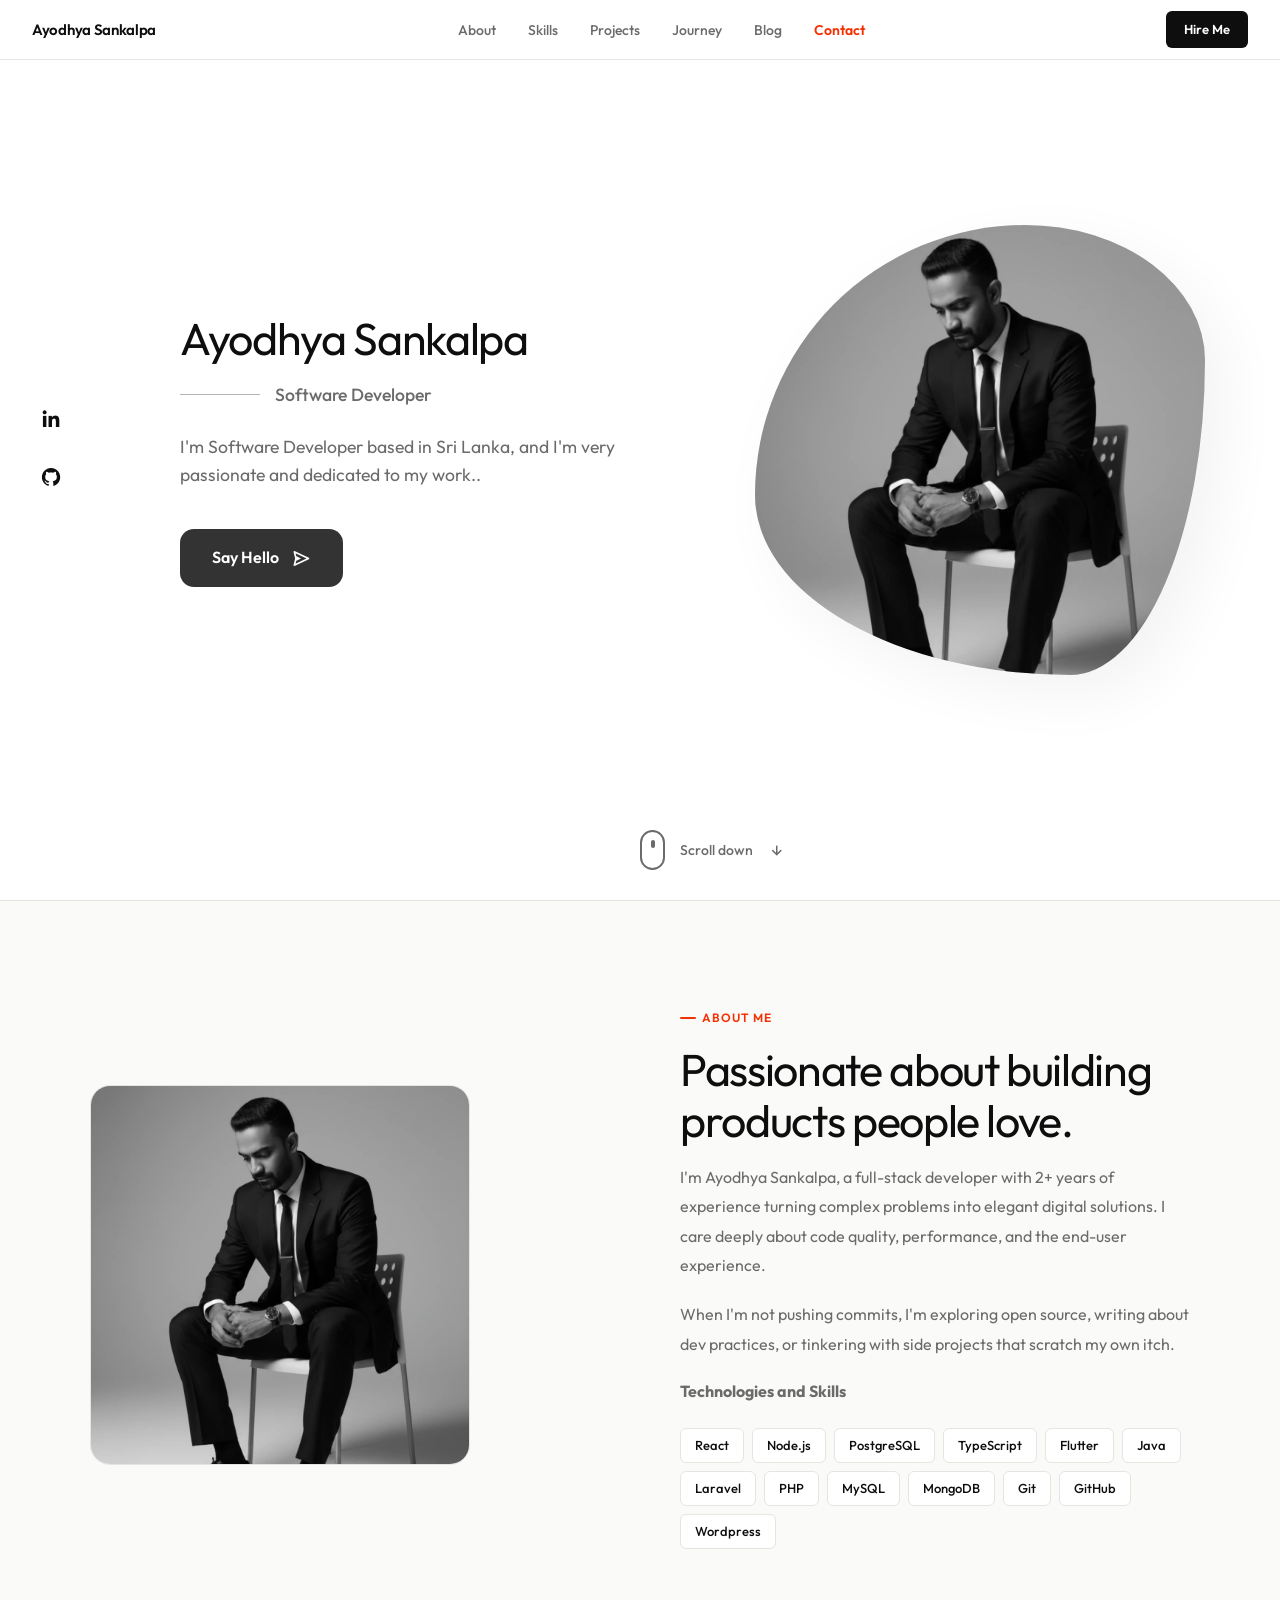
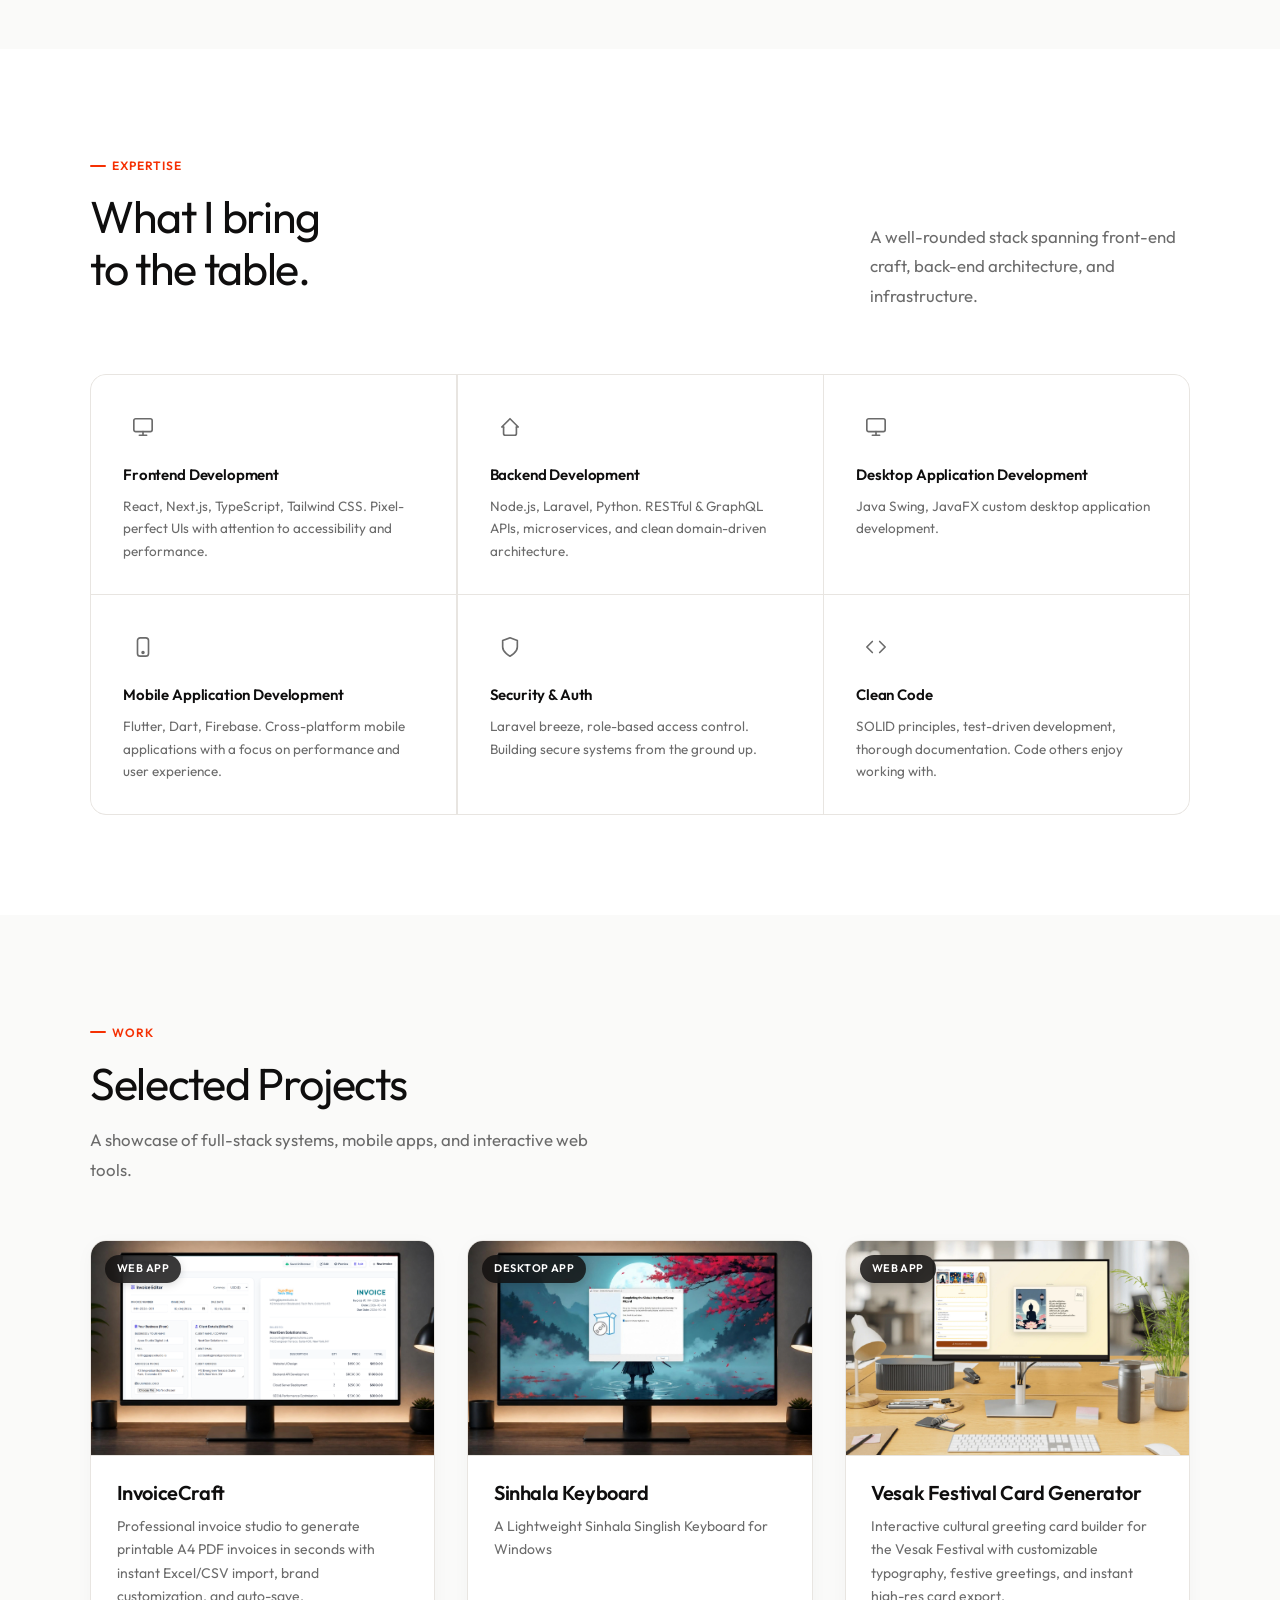
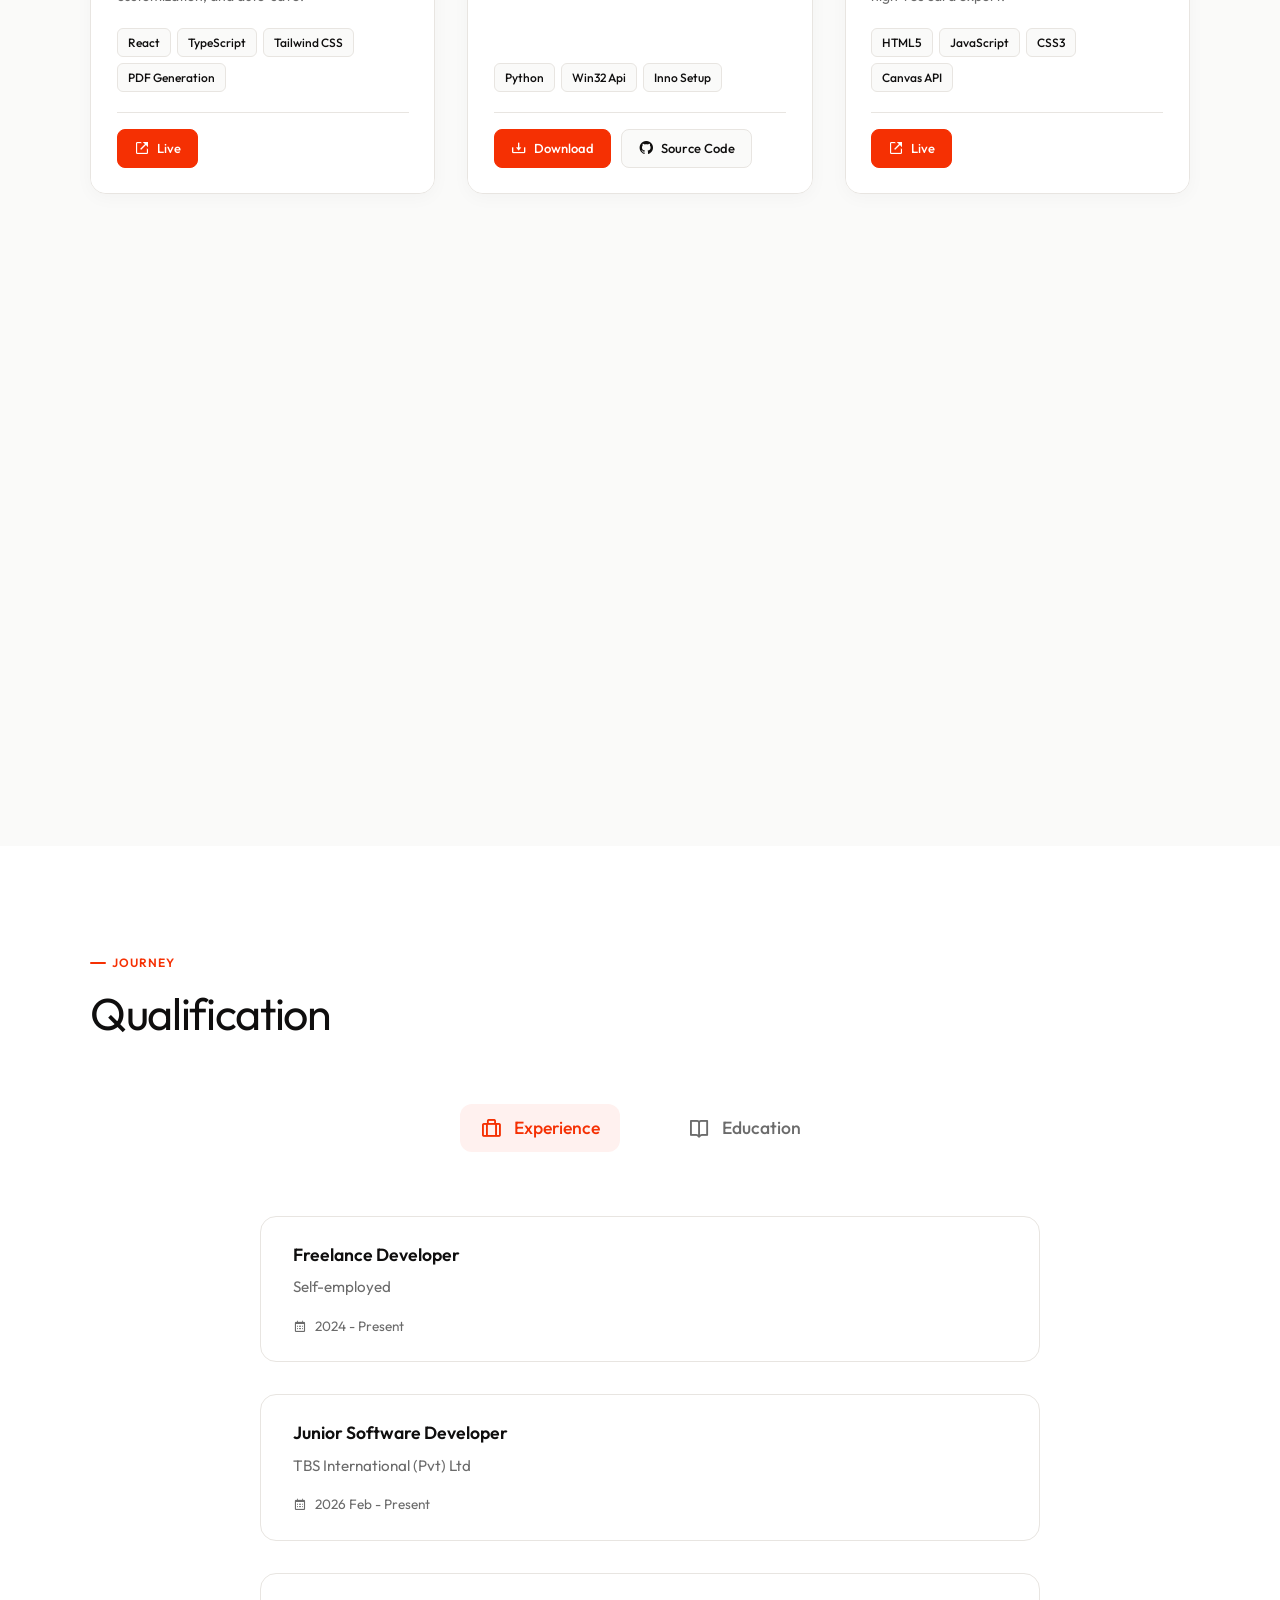
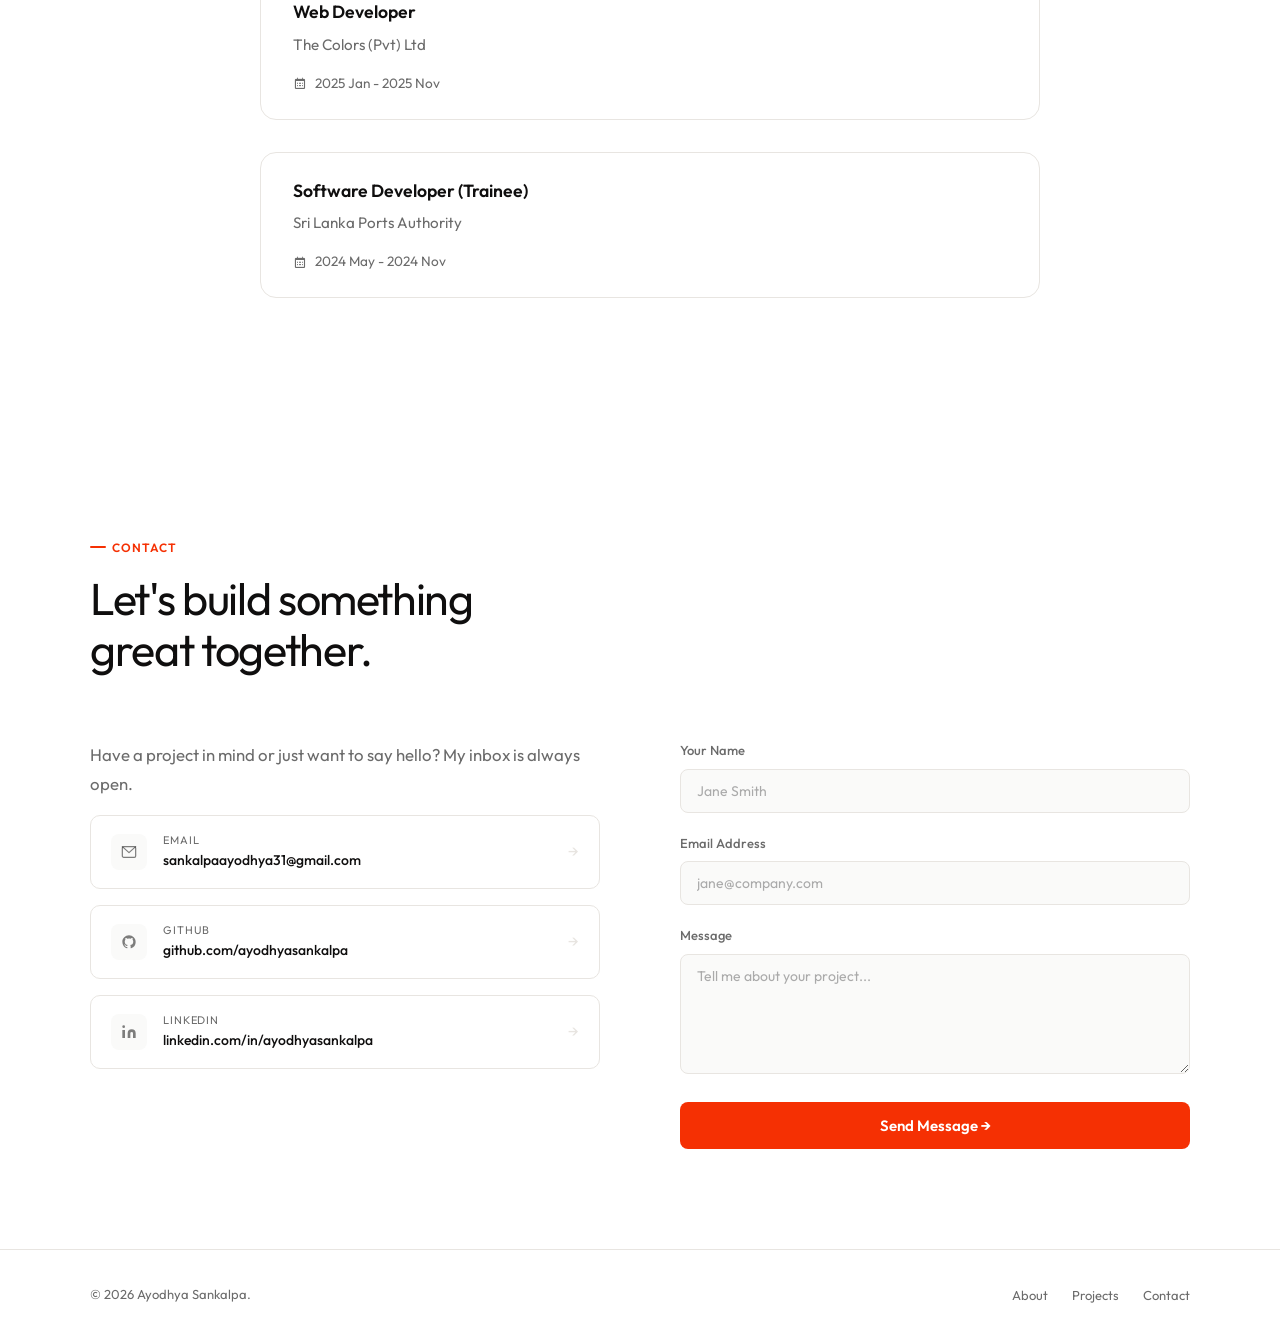
<file: index.html>
<!DOCTYPE html>
<html lang="en">
<head>
<meta charset="UTF-8" />
<meta name="viewport" content="width=device-width, initial-scale=1.0"/>
<title>Ayodhya Sankalpa | Software Developer & Laravel Expert in Sri Lanka</title>

<link rel="canonical" href="https://ayodhyasankalpa.github.io/">

<meta name="description" content="Ayodhya Sankalpa is a professional Software Developer in Sri Lanka. Specializing in Laravel, PHP, WordPress,  Web development and mobile development and ERP systems.">
<meta name="author" content="Ayodhya Sankalpa">
<meta name="geo.region" content="LK" />
<meta name="geo.placename" content="Colombo" />

<meta property="og:type" content="website">
<meta property="og:url" content="https://ayodhyasankalpa.github.io/"> <meta property="og:title" content="Ayodhya Sankalpa | Software Developer">
<meta property="og:description" content="Expert in Laravel, PHP, and custom Management Systems. See my latest projects and technical blogs.">
<meta property="twitter:title" content="Ayodhya Sankalpa | Software Developer">
<meta property="twitter:description" content="Software Developer specializing in Laravel & Web Technologies in Sri Lanka.">

<link href="https://fonts.googleapis.com/css2?family=Outfit:wght@300;400;500;600;700&display=swap" rel="stylesheet"/>
<link href='https://unpkg.com/boxicons@2.1.4/css/boxicons.min.css' rel='stylesheet'>

<link rel="icon" type="image/x-icon" href="favicon.ico">

<link rel="stylesheet" href="css/style.css">
<link rel="stylesheet" href="css/device.css">


<script type="application/ld+json">
{
  "@context": "https://schema.org",
  "@graph": [
    {
      "@type": "WebSite",
      "name": "Ayodhya Sankalpa",
      "alternateName": "Ayodhya Sankalpa Portfolio",
      "url": "https://ayodhyasankalpa.github.io/"
    },
    {
      "@type": "Person",
      "name": "Ayodhya Sankalpa",
      "jobTitle": "Software Developer",
      "url": "https://ayodhyasankalpa.github.io/",
      "sameAs": [
        "https://www.linkedin.com/in/ayodhya-sankalpa",
        "https://github.com/AyodhyaSankalpa"
      ],
      "knowsAbout": [
        "Laravel",
        "PHP",
        "ERP Systems",
        "Web Development",
        "Java",
        "React"
      ],
      "address": {
        "@type": "PostalAddress",
        "addressLocality": "Colombo",
        "addressCountry": "LK"
      }
    }
  ]
}
</script>

</head>
<body>

<nav>
  <a href="https://ayodhyasankalpa.github.io/" class="nav-logo">
    <!-- <span class="nav-logo-dot"></span> -->
    Ayodhya Sankalpa
  </a>
  <ul class="nav-links">
    <li><a href="#about">About</a></li>
    <li><a href="#skills">Skills</a></li>
    <li><a href="#projects">Projects</a></li>
    <li><a href="#qualification">Journey</a></li>
    <li><a href="blog.html">Blog</a></li>
    <li><a href="#contact">Contact</a></li>
  </ul>
  <a href="#contact" class="nav-cta">Hire Me</a>
</nav>

<section class="hero-new">
  <div class="hero-container">
    <div class="hero-socials">
      <!-- <a href="https://www.facebook.com/" target="_blank"><i class='bx bxl-facebook'></i></a> -->
      <a href="https://lk.linkedin.com/in/ayodhya-sankalpa" target="_blank"><i class='bx bxl-linkedin'></i></a>
      <a href="https://github.com/AyodhyaSankalpa" target="_blank"><i class='bx bxl-github'></i></a>
    </div>

    <div class="hero-content">
      <div class="hero-text">
        <h2 class="fade-up">Ayodhya Sankalpa </h2>
        <div class="hero-subtitle-wrap fade-up">
          <span class="line"></span>
          <span class="hero-subtitle">Software Developer</span>
        </div>
        <p class="hero-description fade-up">I'm Software Developer based in Sri Lanka, and I'm very passionate and dedicated to my work..</p>
        <div class="hero-actions-new fade-up">
          <a href="#contact" class="btn-say-hello">
            Say Hello
            <i class='bx bx-send'></i>
          </a>
        </div>
      </div>
    </div>

    <div class="hero-image-box fade-up">
      <div class="blob-mask">
        <img src="img/portrait.webp" alt="Ayodhya Sankalpa" loading="lazy">
      </div>
    </div>

    <div class="scroll-down fade-up">
      <div class="mouse">
        <div class="wheel"></div>
      </div>
      <span class="scroll-text">Scroll down</span>
      <i class='bx bx-down-arrow-alt'></i>
    </div>
  </div>
</section>

<div class="divider"></div>

<section id="about">
  <div class="container">
    <div class="about-grid">
      <div class="about-visual fade-up">
        <div class="about-avatar-wrap">
          <img src="img/portrait.webp" alt="Ayodhya Sankalpa" class="about-avatar-img" loading="lazy">
        </div>
      </div>
      <div class="about-text fade-up">
        <div class="section-tag">About Me</div>
        <h2>Passionate about building products people love.</h2>
        <p>I'm Ayodhya Sankalpa, a full-stack developer with 2+ years of experience turning complex problems into elegant digital solutions. I care deeply about code quality, performance, and the end-user experience.</p>
        <p>When I'm not pushing commits, I'm exploring open source, writing about dev practices, or tinkering with side projects that scratch my own itch.</p>
        <h4 style="color: #6b6b6b;">Technologies and Skills</h4>
        <div class="about-tags">
          <span class="tag">React</span>
          <span class="tag">Node.js</span>
          <span class="tag">PostgreSQL</span>
          <span class="tag">TypeScript</span>
          <span class="tag">Flutter</span>
          <span class="tag">Java</span>
          <span class="tag">Laravel</span>
          <span class="tag">PHP</span>
          <span class="tag">MySQL</span>
          <span class="tag">MongoDB</span>
          <span class="tag">Git</span>
          <span class="tag">GitHub</span>
          <span class="tag">Wordpress</span>
        </div>
        <!-- <a href="#" style="color: #fff; text-decoration: none;"><div class="about-chip">Download CV <i class="bx bx-file"></i></div></a> -->
      </div>
    </div>
  </div>
</section>

<section id="skills">
  <div class="container">
    <div class="skills-header">
      <div>
        <div class="section-tag">Expertise</div>
        <h2>What I bring<br/>to the table.</h2>
      </div>
      <p class="section-desc" style="max-width:320px;">A well-rounded stack spanning front-end craft, back-end architecture, and infrastructure.</p>
    </div>
    <div class="skills-grid">
      <div class="skill-card fade-up">
        <div class="skill-icon">
          <svg width="22" height="22" viewBox="0 0 24 24" fill="none" stroke="currentColor" stroke-width="1.8" stroke-linecap="round" stroke-linejoin="round"><rect x="2" y="3" width="20" height="14" rx="2"/><path d="M8 21h8M12 17v4"/></svg>
        </div>
        <h3>Frontend Development</h3>
        <p>React, Next.js, TypeScript, Tailwind CSS. Pixel-perfect UIs with attention to accessibility and performance.</p>
      </div>
      <div class="skill-card fade-up">
        <div class="skill-icon">
          <svg width="22" height="22" viewBox="0 0 24 24" fill="none" stroke="currentColor" stroke-width="1.8" stroke-linecap="round" stroke-linejoin="round"><path d="M5 12H3l9-9 9 9h-2"/><path d="M5 12v7a2 2 0 002 2h10a2 2 0 002-2v-7"/></svg>
        </div>
        <h3>Backend Development</h3>
        <p>Node.js, Laravel, Python. RESTful & GraphQL APIs, microservices, and clean domain-driven architecture.</p>
      </div>
      <div class="skill-card fade-up">
        <div class="skill-icon">
          <svg width="22" height="22" viewBox="0 0 24 24" fill="none" stroke="currentColor" stroke-width="1.8" stroke-linecap="round" stroke-linejoin="round"><rect x="2" y="3" width="20" height="14" rx="2"/><path d="M8 21h8M12 17v4"/></svg>
        </div>
        <h3>Desktop Application Development</h3>
        <p>Java Swing, JavaFX custom desktop application development.</p>
      </div>
      <div class="skill-card fade-up">
        <div class="skill-icon">
          <svg width="22" height="22" viewBox="0 0 24 24" fill="none" stroke="currentColor" stroke-width="1.8" stroke-linecap="round" stroke-linejoin="round"><rect x="6" y="2" width="12" height="20" rx="3"/><circle cx="12" cy="18" r="1"/></svg>
        </div>
        <h3>Mobile Application Development</h3>
        <p>Flutter, Dart, Firebase. Cross-platform mobile applications with a focus on performance and user experience.</p>
      </div>
      <div class="skill-card fade-up">
        <div class="skill-icon">
          <svg width="22" height="22" viewBox="0 0 24 24" fill="none" stroke="currentColor" stroke-width="1.8" stroke-linecap="round" stroke-linejoin="round"><path d="M12 22s8-4 8-10V5l-8-3-8 3v7c0 6 8 10 8 10z"/></svg>
        </div>
        <h3>Security & Auth</h3>
        <p>Laravel breeze, role-based access control. Building secure systems from the ground up.</p>
      </div>
      <div class="skill-card fade-up">
        <div class="skill-icon">
          <svg width="22" height="22" viewBox="0 0 24 24" fill="none" stroke="currentColor" stroke-width="1.8" stroke-linecap="round" stroke-linejoin="round"><polyline points="16 18 22 12 16 6"/><polyline points="8 6 2 12 8 18"/></svg>
        </div>
        <h3>Clean Code</h3>
        <p>SOLID principles, test-driven development, thorough documentation. Code others enjoy working with.</p>
      </div>
    </div>
  </div>
</section>


<section id="projects">
  <div class="container">
    <div class="projects-header">
      <div>
        <div class="section-tag">Work</div>
        <h2>Selected Projects</h2>
        <p class="section-desc">A showcase of full-stack systems, mobile apps, and interactive web tools.</p>
      </div>
    </div>

    <!-- Projects Grid -->
    <div class="projects-grid">
      <!-- Project 1: InvoiceCraft -->
      <article class="project-card fade-up" data-category="webapp">
        <div class="project-thumb">
          <img src="img/7.webp" alt="InvoiceCraft - Online Invoice Studio" class="project-img" loading="lazy">
          <span class="project-category-badge">Web App</span>
        </div>
        <div class="project-body">
          <h3 class="project-title">InvoiceCraft</h3>
          <p class="project-desc">Professional invoice studio to generate printable A4 PDF invoices in seconds with instant Excel/CSV import, brand customization, and auto-save.</p>
          <div class="project-tech-tags">
            <span class="tech-tag">React</span>
            <span class="tech-tag">TypeScript</span>
            <span class="tech-tag">Tailwind CSS</span>
            <span class="tech-tag">PDF Generation</span>
          </div>
          <div class="project-actions">
            <a href="https://getinvoicecraft.com" target="_blank" rel="noopener noreferrer" class="btn-project-link primary">
              <i class='bx bx-link-external'></i>
              <span>Live</span>
            </a>
          </div>
        </div>
      </article>

      <!-- Project 2: Sinhala Keyboard -->
      <article class="project-card fade-up" data-category="desktop">
        <div class="project-thumb">
          <img src="img/6.webp" alt="Sinhala Singlish Keyboard" class="project-img" loading="lazy">
          <span class="project-category-badge">Desktop App</span>
        </div>
        <div class="project-body">
          <h3 class="project-title">Sinhala Keyboard</h3>
          <p class="project-desc">A Lightweight Sinhala Singlish Keyboard for Windows</p>
          <div class="project-tech-tags">
            <span class="tech-tag">Python</span>
            <span class="tech-tag">Win32 Api</span>
            <span class="tech-tag">Inno Setup</span>
          </div>
          <div class="project-actions">
            <a href="https://github.com/AyodhyaSankalpa/sinhala-keyboard/releases/tag/v1.0.0" target="_blank" rel="noopener noreferrer" class="btn-project-link primary">
              <i class='bx bx-download'></i>
              <span>Download</span>
            </a>
            <a href="https://github.com/AyodhyaSankalpa/sinhala-keyboard" target="_blank" rel="noopener noreferrer" class="btn-project-link">
              <i class='bx bxl-github'></i>
              <span>Source Code</span>
            </a>
          </div>
        </div>
      </article>

      <!-- Project 1: Vesak Card Generator -->
      <article class="project-card fade-up" data-category="webapp">
        <div class="project-thumb">
          <img src="img/5.webp" alt="Vesak Festival Card Generator" class="project-img" loading="lazy">
          <span class="project-category-badge">Web App</span>
        </div>
        <div class="project-body">
          <h3 class="project-title">Vesak Festival Card Generator</h3>
          <p class="project-desc">Interactive cultural greeting card builder for the Vesak Festival with customizable typography, festive greetings, and instant high-res card export.</p>
          <div class="project-tech-tags">
            <span class="tech-tag">HTML5</span>
            <span class="tech-tag">JavaScript</span>
            <span class="tech-tag">CSS3</span>
            <span class="tech-tag">Canvas API</span>
          </div>
          <div class="project-actions">
            <a href="https://vesak-card.netlify.app/" target="_blank" rel="noopener noreferrer" class="btn-project-link primary">
              <i class='bx bx-link-external'></i>
              <span>Live</span>
            </a>            
          </div>
        </div>
      </article>

      <!-- Project 2: POS System -->
      <article class="project-card fade-up" data-category="fullstack">
        <div class="project-thumb">
          <img src="img/1.webp" alt="Retail & Inventory POS System" class="project-img" loading="lazy">
          <span class="project-category-badge">Full Stack</span>
        </div>
        <div class="project-body">
          <h3 class="project-title">Retail & Inventory POS System</h3>
          <p class="project-desc">Full-featured Point of Sale application featuring barcode scanning integration, real-time sales logging, inventory tracking, and receipt printing.</p>
          <div class="project-tech-tags">
            <span class="tech-tag">PHP</span>
            <span class="tech-tag">MySQL</span>
            <span class="tech-tag">JavaScript</span>
            <span class="tech-tag">REST API</span>
          </div>
          <div class="project-actions">
            <a href="https://github.com/AyodhyaSankalpa/POS-System" target="_blank" rel="noopener noreferrer" class="btn-project-link">
              <i class='bx bxl-github'></i>
              <span>Source Code</span>
            </a>
          </div>
        </div>
      </article>

      <!-- Project 3: Smart Chili Farm -->
      <article class="project-card fade-up" data-category="fullstack">
        <div class="project-thumb">
          <img src="img/2.webp" alt="Smart Chili Farm Monitoring" class="project-img" loading="lazy">
          <span class="project-category-badge">Web App</span>
        </div>
        <div class="project-body">
          <h3 class="project-title">Smart Chili Farm Monitoring</h3>
          <p class="project-desc">Agricultural telemetry platform providing real-time tracking for soil moisture, automated irrigation triggers, and environmental microclimate conditions.</p>
          <div class="project-tech-tags">
            <span class="tech-tag">PHP</span>
            <span class="tech-tag">MySQL</span>
            <span class="tech-tag">IoT Sensors</span>
            <span class="tech-tag">Chart.js</span>
          </div>
          <div class="project-actions">
            <a href="https://github.com/AyodhyaSankalpa/Smart-Chili-Farm" target="_blank" rel="noopener noreferrer" class="btn-project-link">
              <i class='bx bxl-github'></i>
              <span>Source Code</span>
            </a>
          </div>
        </div>
      </article>

      <!-- Project 4: Story App -->
      <article class="project-card fade-up" data-category="mobile">
        <div class="project-thumb">
          <img src="img/4.webp" alt="Story Mobile App" class="project-img" loading="lazy">
          <span class="project-category-badge">Mobile App</span>
        </div>
        <div class="project-body">
          <h3 class="project-title">Story Mobile App</h3>
          <p class="project-desc">Cross-platform storytelling mobile application built with Flutter, featuring fluid page transitions, categorized story libraries, and offline reading mode.</p>
          <div class="project-tech-tags">
            <span class="tech-tag">Flutter</span>
            <span class="tech-tag">Dart</span>
            <span class="tech-tag">Firebase</span>
            <span class="tech-tag">Mobile UI</span>
          </div>
          <div class="project-actions">
            <a href="https://github.com/AyodhyaSankalpa/Story-App" target="_blank" rel="noopener noreferrer" class="btn-project-link">
              <i class='bx bxl-github'></i>
              <span>Source Code</span>
            </a>
          </div>
        </div>
      </article>
    </div>
  </div>
</section>

<section id="qualification">
  <div class="container">
    <div class="section-tag">Journey</div>
    <h2 class="">Qualification</h2>
    <!-- <p class="">My personal journey</p> -->

    <div class="qualification-tabs fade-up">
      <div class="qualification-btn active" data-target="#experience">
        <i class='bx bx-briefcase-alt'></i>
        Experience
      </div>
      <div class="qualification-btn" data-target="#education">
        <i class='bx bx-book-open'></i>
        Education
      </div>      
    </div>

    <div class="qualification-sections fade-up">
      <!-- Education Content -->
      <div class="qualification-content" id="education">
        <div class="qualification-list">
          <div class="qualification-card">
            <div class="qualification-info">
              <h3 class="qualification-title">Bachelor of Information Technology (External)</h3>
              <span class="qualification-subtitle">University of Colombo - Sri Lanka</span>
              <div class="qualification-calendar">
                <i class='bx bx-calendar'></i>
                2025 - Present
              </div>
            </div>
          </div>

          <div class="qualification-card">
            <div class="qualification-info">
              <h3 class="qualification-title">Hardware Technician</h3>
              <span class="qualification-subtitle">Vocational Training Authority - Sri Lanka</span>
              <div class="qualification-calendar">
                <i class='bx bx-calendar'></i>
                2025 - 2025
              </div>
            </div>
          </div>

          <div class="qualification-card">
            <div class="qualification-info">
              <h3 class="qualification-title">Software Developer (NVQ Level 4)</h3>
              <span class="qualification-subtitle">Vocational Training Authority - Sri Lanka</span>
              <div class="qualification-calendar">
                <i class='bx bx-calendar'></i>
                2023 - 2024
              </div>
            </div>
          </div>
        </div>
      </div>

      <!-- Experience Content -->
      <div class="qualification-content active" id="experience">
        <div class="qualification-list">

          <div class="qualification-card">
            <div class="qualification-info">
              <h3 class="qualification-title">Freelance Developer</h3>
              <span class="qualification-subtitle">Self-employed</span>
              <div class="qualification-calendar">
                <i class='bx bx-calendar'></i>
                2024 - Present
              </div>
            </div>
          </div>

          <div class="qualification-card">
            <div class="qualification-info">
              <h3 class="qualification-title">Junior Software Developer</h3>
              <span class="qualification-subtitle">TBS International (Pvt) Ltd</span>
              <div class="qualification-calendar">
                <i class='bx bx-calendar'></i>
                2026 Feb - Present
              </div>
            </div>
          </div>

          <div class="qualification-card">
            <div class="qualification-info">
              <h3 class="qualification-title">Web Developer</h3>
              <span class="qualification-subtitle">The Colors (Pvt) Ltd</span>
              <div class="qualification-calendar">
                <i class='bx bx-calendar'></i>
                2025 Jan - 2025 Nov
              </div>
            </div>
          </div>

          <div class="qualification-card">
            <div class="qualification-info">
              <h3 class="qualification-title">Software Developer (Trainee)</h3>
              <span class="qualification-subtitle">Sri Lanka Ports Authority</span>
              <div class="qualification-calendar">
                <i class='bx bx-calendar'></i>
                2024 May - 2024 Nov
              </div>
            </div>
          </div>
        </div>
      </div>
    </div>
  </div>
</section>

<section id="contact">
  <div class="container">
    <div class="section-tag">Contact</div>
    <h2>Let's build something<br/>great together.</h2>
    <div class="contact-grid">
      <div class="contact-links fade-up">
        <p class="section-desc">Have a project in mind or just want to say hello? My inbox is always open.</p>
        <a href="mailto:sankalpaayodhya31@gmail.com" class="contact-link">
          <div class="contact-link-icon">
            <svg width="16" height="16" viewBox="0 0 24 24" fill="none" stroke="rgba(0,0,0,0.5)" stroke-width="1.8" stroke-linecap="round" stroke-linejoin="round"><rect x="2" y="4" width="20" height="16" rx="2"/><polyline points="22,4 12,13 2,4"/></svg>
          </div>
          <div class="contact-link-text">
            <div class="contact-link-label">Email</div>
            <div class="contact-link-value">sankalpaayodhya31@gmail.com</div>
          </div>
          <span class="contact-link-arrow">→</span>
        </a>
        <a href="https://github.com/AyodhyaSankalpa" target="_blank" class="contact-link">
          <div class="contact-link-icon">
            <svg width="16" height="16" viewBox="0 0 24 24" fill="rgba(0,0,0,0.5)"><path d="M12 2C6.477 2 2 6.484 2 12.017c0 4.425 2.865 8.18 6.839 9.504.5.092.682-.217.682-.483 0-.237-.008-.868-.013-1.703-2.782.605-3.369-1.343-3.369-1.343-.454-1.158-1.11-1.466-1.11-1.466-.908-.62.069-.608.069-.608 1.003.07 1.531 1.032 1.531 1.032.892 1.53 2.341 1.088 2.91.832.092-.647.35-1.088.636-1.338-2.22-.253-4.555-1.113-4.555-4.951 0-1.093.39-1.988 1.029-2.688-.103-.253-.446-1.272.098-2.65 0 0 .84-.27 2.75 1.026A9.564 9.564 0 0112 6.844c.85.004 1.705.115 2.504.337 1.909-1.296 2.747-1.027 2.747-1.027.546 1.379.202 2.398.1 2.651.64.7 1.028 1.595 1.028 2.688 0 3.848-2.339 4.695-4.566 4.943.359.309.678.92.678 1.855 0 1.338-.012 2.419-.012 2.747 0 .268.18.58.688.482A10.019 10.019 0 0022 12.017C22 6.484 17.522 2 12 2z"/></svg>
          </div>
          <div class="contact-link-text">
            <div class="contact-link-label">GitHub</div>
            <div class="contact-link-value">github.com/ayodhyasankalpa</div>
          </div>
          <span class="contact-link-arrow">→</span>
        </a>
        <a href="https://lk.linkedin.com/in/ayodhya-sankalpa" target="_blank" class="contact-link">
          <div class="contact-link-icon">
            <svg width="16" height="16" viewBox="0 0 24 24" fill="rgba(0,0,0,0.5)"><path d="M16 8a6 6 0 016 6v7h-4v-7a2 2 0 00-2-2 2 2 0 00-2 2v7h-4v-7a6 6 0 016-6zM2 9h4v12H2z"/><circle cx="4" cy="4" r="2"/></svg>
          </div>
          <div class="contact-link-text">
            <div class="contact-link-label">LinkedIn</div>
            <div class="contact-link-value">linkedin.com/in/ayodhyasankalpa</div>
          </div>
          <span class="contact-link-arrow">→</span>
        </a>
      </div>
      
      <div class="fade-up">
        <form action="https://formspree.io/f/xlgobnyw" method="POST" id="contactForm">
          <div class="form-group">
            <label class="form-label">Your Name</label>
            <input type="text" name="name" class="form-input" placeholder="Jane Smith" required />
          </div>
          <div class="form-group">
            <label class="form-label">Email Address</label>
            <input type="email" name="email" class="form-input" placeholder="jane@company.com" required />
          </div>
          <div class="form-group">
            <label class="form-label">Message</label>
            <textarea name="message" class="form-textarea" placeholder="Tell me about your project..." required></textarea>
          </div>
          <button type="submit" class="form-submit" id="sendBtn">Send Message →</button>
        </form>
      </div>

    </div>
  </div>
</section>

<footer>
  <div class="footer-inner">
    <span class="footer-copy">© <script>document.write(new Date().getFullYear())</script> Ayodhya Sankalpa.</span>
    <ul class="footer-links">
      <li><a href="#about">About</a></li>
      <li><a href="#projects">Projects</a></li>
      <li><a href="#contact">Contact</a></li>
    </ul>
  </div>
</footer>

<!-- Mobile Navigation -->
<nav class="mobile-nav">
  <ul class="mobile-nav-list">
    <li class="mobile-nav-item">
      <a href="#about" class="mobile-nav-link active" data-target="about">
        <i class='bx bx-user'></i>
        <span>About</span>
      </a>
    </li>
    <li class="mobile-nav-item">
      <a href="#skills" class="mobile-nav-link" data-target="skills">
        <i class='bx bx-code-alt'></i>
        <span>Skills</span>
      </a>
    </li>
    <li class="mobile-nav-item">
      <a href="#projects" class="mobile-nav-link" data-target="projects">
            <i class='bx bx-grid-alt'></i>
        <span>Projects</span>
      </a>
    </li>
    <li class="mobile-nav-item">
      <a href="blog.html" class="mobile-nav-link" data-target="blog">
        <i class='bx bx-news'></i>
        <span>Blog</span>
      </a>
    </li>
    <li class="mobile-nav-item">
      <a href="#qualification" class="mobile-nav-link" data-target="qualification">
        <i class='bx bx-award'></i>
        <span>Journey</span>
      </a>
    </li>
    <li class="mobile-nav-item">
      <a href="#contact" class="mobile-nav-link" data-target="contact">
        <i class='bx bx-envelope'></i>
        <span>Contact</span>
      </a>
    </li>

    <div class="mobile-nav-indicator"></div>
  </ul>
</nav>

<script src="js/main.js" defer></script>
</body>
</html>
</file>
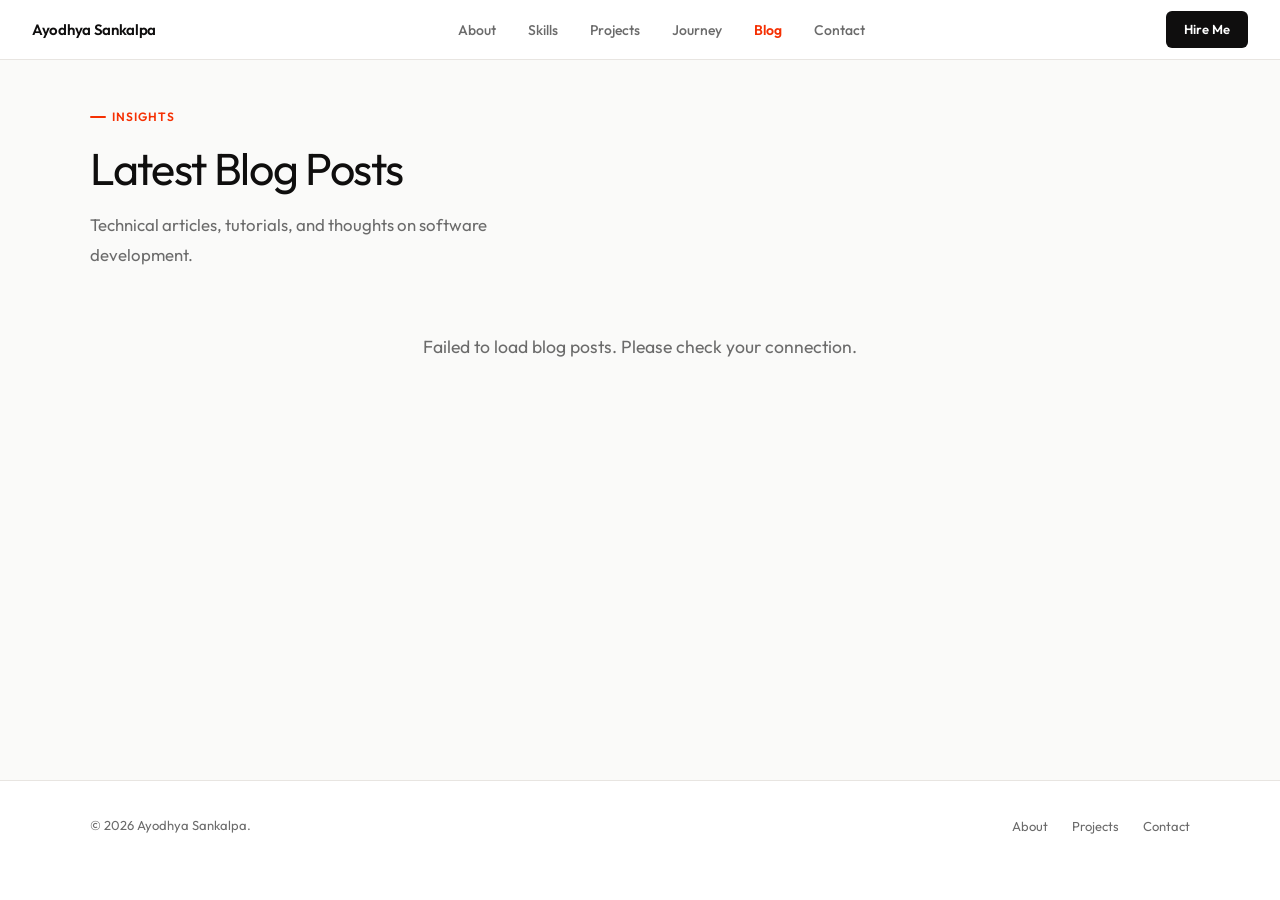
<file: blog.html>
<!DOCTYPE html>
<html lang="en">
<head>
  <meta charset="UTF-8">
  <meta name="viewport" content="width=device-width, initial-scale=1.0">
  <title>Blog | Ayodhya Sankalpa</title>

   <!-- Canonical URL -->
    <link rel="canonical" href="https://ayodhyasankalpa.github.io/blog">

    <!-- SEO Meta Tags -->
    <meta name="description" content="Ayodhya Sankalpa | Software Developer & Laravel Expert in Sri Lanka. Specializing in Laravel, PHP, WordPress, Web development and mobile development and ERP systems.">
    <meta name="author" content="Ayodhya Sankalpa">
    <meta name="geo.region" content="LK" />
    <meta name="geo.placename" content="Colombo" />

    <!-- Open Graph / Facebook -->
    <meta property="og:type" content="website">
    <meta property="og:url" content="https://ayodhyasankalpa.github.io/blog">
    <meta property="og:title" content="Blog | Ayodhya Sankalpa">
    <meta property="og:description" content="Technical articles, tutorials, and thoughts on software development by Ayodhya Sankalpa.">
    <meta property="og:image" content="https://ayodhyasankalpa.github.io/favicon.ico">
    <meta property="og:site_name" content="Ayodhya Sankalpa">

    <!-- Twitter -->
    <meta property="twitter:card" content="summary_large_image">
    <meta property="twitter:url" content="https://ayodhyasankalpa.github.io/blog">
    <meta property="twitter:title" content="Blog | Ayodhya Sankalpa">
    <meta property="twitter:description" content="Technical articles, tutorials, and thoughts on software development by Ayodhya Sankalpa.">
    <meta property="twitter:image" content="https://ayodhyasankalpa.github.io/favicon.ico">

  <link href="https://fonts.googleapis.com/css2?family=Outfit:wght@300;400;500;600;700&display=swap" rel="stylesheet"/>
  <link href='https://unpkg.com/boxicons@2.1.4/css/boxicons.min.css' rel='stylesheet'>

  <link rel="icon" type="image/x-icon" href="favicon.ico">

  
  <link rel="stylesheet" href="css/style.css">
  <link rel="stylesheet" href="css/device.css">

  <script type="application/ld+json">
[
  {
    "@context": "https://schema.org",
    "@type": "Person",
    "name": "Ayodhya Sankalpa",
    "jobTitle": "Software Developer",
    "url": "https://ayodhyasankalpa.github.io/",
    "sameAs": [
      "https://www.linkedin.com/in/ayodhya-sankalpa",
      "https://github.com/AyodhyaSankalpa"
    ],
    "knowsAbout": ["Laravel", "PHP", "ERP Systems", "Web Development", "Java", "React"],
    "address": {
      "@type": "PostalAddress",
      "addressLocality": "Colombo",
      "addressCountry": "LK"
    }
  },
  {
    "@context": "https://schema.org",
    "@type": "WebSite",
    "name": "Ayodhya Sankalpa",
    "url": "https://ayodhyasankalpa.github.io/"
  }
]
</script>
</head>

<body>

<nav>
  <a href="https://ayodhyasankalpa.github.io/" class="nav-logo">
    <!-- <span class="nav-logo-dot"></span> -->
    Ayodhya Sankalpa
  </a>
  <ul class="nav-links">
    <li><a href="index.html#about">About</a></li>
    <li><a href="index.html#skills">Skills</a></li>
    <li><a href="index.html#projects">Projects</a></li>
    <li><a href="index.html#qualification">Journey</a></li>
    <li><a href="blog.html" class="active">Blog</a></li>
    <li><a href="index.html#contact">Contact</a></li>
  </ul>
  <a href="index.html#contact" class="nav-cta">Hire Me</a>
</nav>

<section id="blog">
  <div class="container">
    <div class="section-tag">Insights</div>
    <h2>Latest Blog Posts</h2>
    <p class="section-desc">Technical articles, tutorials, and thoughts on software development.</p>

    <div id="loading" class="loading">
      <i class='bx bx-loader-alt bx-spin'></i>
      <p>Loading posts...</p>
    </div>

    <div class="blog-container" id="blog-posts"></div>
  </div>
</section>

<footer>
  <div class="footer-inner">
    <span class="footer-copy">© <script>document.write(new Date().getFullYear())</script> Ayodhya Sankalpa.</span>
    <ul class="footer-links">
      <li><a href="index.html#about">About</a></li>
      <li><a href="index.html#projects">Projects</a></li>
      <li><a href="index.html#contact">Contact</a></li>
    </ul>
  </div>
</footer>

<!-- Mobile Navigation -->
<nav class="mobile-nav">
  <ul class="mobile-nav-list">
    <li class="mobile-nav-item">
      <a href="index.html#about" class="mobile-nav-link">
        <i class='bx bx-user'></i>
        <span>About</span>
      </a>
    </li>
    <li class="mobile-nav-item">
      <a href="index.html#skills" class="mobile-nav-link">
        <i class='bx bx-code-alt'></i>
        <span>Skills</span>
      </a>
    </li>
    <li class="mobile-nav-item">
      <a href="index.html#projects" class="mobile-nav-link">
            <i class='bx bx-grid-alt'></i>
        <span>Projects</span>
      </a>
    </li>
    <li class="mobile-nav-item">
      <a href="blog.html" class="mobile-nav-link active">
        <i class='bx bx-news'></i>
        <span>Blog</span>
      </a>
    </li>
    <li class="mobile-nav-item">
      <a href="index.html#qualification" class="mobile-nav-link">
        <i class='bx bx-award'></i>
        <span>Journey</span>
      </a>
    </li>
    <li class="mobile-nav-item">
      <a href="index.html#contact" class="mobile-nav-link">
        <i class='bx bx-envelope'></i>
        <span>Contact</span>
      </a>
    </li>

    <div class="mobile-nav-indicator"></div>
  </ul>
</nav>

<script>
function displayPosts(data) {
  try {
    const posts = data.feed.entry;
    const container = document.getElementById('blog-posts');
    document.getElementById('loading').style.display = 'none';

    if (!posts || posts.length === 0) {
      document.getElementById('loading').innerHTML = '<p>No blog posts found.</p>';
      document.getElementById('loading').style.display = 'block';
      return;
    }

    posts.forEach((post, index) => {
      const title = post.title.$t;
      const published = new Date(post.published.$t).toLocaleDateString('en-US', {
        year: 'numeric',
        month: 'long',
        day: 'numeric'
      });
      const link = post.link.find(l => l.rel === 'alternate').href;
      
      let thumbUrl = post.media$thumbnail ? post.media$thumbnail.url : '';
      if (thumbUrl) {
        thumbUrl = thumbUrl.replace(/\/s\d+[^/]*\//, '/s400/');
      }

      const card = document.createElement('div');
      card.className = 'blog-card fade-up';
      card.innerHTML = `
        ${thumbUrl ? `<img src="${thumbUrl}" alt="${title}" class="blog-thumb" loading="lazy">` : ''}
        <div class="blog-date">
          <i class='bx bx-calendar'></i>
          ${published}
        </div>
        <h3 class="blog-title">${title}</h3>
        <a href="${link}" target="_blank" class="blog-link">
          Read Article <i class='bx bx-right-arrow-alt'></i>
        </a>
      `;
      container.appendChild(card);
      
      if (window.observer) {
        window.observer.observe(card);
      } else {
        setTimeout(() => {
          if (window.observer) window.observer.observe(card);
          else card.classList.add('visible');
        }, 100);
      }
    });
  } catch(error) {
    console.error('Error parsing blog posts:', error);
    document.getElementById('loading').innerHTML = '<p>Error displaying blog posts.</p>';
  }
}

function loadBlogPosts() {
  const script = document.createElement('script');
  // Use JSON-in-script (JSONP) to bypass CORS issues without needing a proxy
  script.src = 'https://ayodhyatechblog.blogspot.com/feeds/posts/default?alt=json-in-script&callback=displayPosts';
  
  script.onerror = function() {
    document.getElementById('loading').innerHTML = '<p>Failed to load blog posts. Please check your connection.</p>';
  };
  
  document.body.appendChild(script);

  // Fallback timeout
  setTimeout(() => {
    if (document.getElementById('loading').style.display !== 'none') {
      if (!document.querySelector('.blog-card')) {
        document.getElementById('loading').innerHTML = '<p>Taking longer than usual... Please refresh the page.</p>';
      }
    }
  }, 8000);
}

loadBlogPosts();

</script>

<script src="js/main.js" defer></script>
</body>
</html>
</file>
<file: css/style.css>
*,
*::before,
*::after {
  box-sizing: border-box;
  margin: 0;
  padding: 0;
}

:root {
  --red: #f53003;
  --red-light: #fff1ef;
  --black: #0f0e0e;
  --muted: #6b6b6b;
  --border: #e8e5e1;
  --bg: #ffffff;
  --surface: #fafaf9;
  --font: 'Outfit', sans-serif;
}

html {
  scroll-behavior: smooth;
  scrollbar-width: thin;
  scrollbar-color: var(--black) var(--surface);
}

body {
  font-family: var(--font);
  background: var(--bg);
  color: var(--black);
  font-size: 16px;
  line-height: 1.6;
  -webkit-font-smoothing: antialiased;
}

/* Custom Scrollbar for WebKit (Chrome, Safari, Edge) */
::-webkit-scrollbar {
  width: 6px;
  height: 6px;
}

::-webkit-scrollbar-track {
  background: var(--surface);
}

::-webkit-scrollbar-thumb {
  background: var(--red);
  border-radius: 10px;
}

.text-center {
  text-align: center;
}

nav {
  position: fixed;
  top: 0;
  left: 0;
  right: 0;
  z-index: 100;
  background: rgba(255, 255, 255, 0.92);
  backdrop-filter: blur(12px);
  border-bottom: 1px solid var(--border);
  padding: 0 2rem;
  height: 60px;
  display: flex;
  align-items: center;
  justify-content: space-between;
}

.nav-logo {
  font-size: 15px;
  font-weight: 600;
  letter-spacing: -0.02em;
  text-decoration: none;
  color: var(--black);
  display: flex;
  align-items: center;
  gap: 8px;
}

.nav-logo-dot {
  width: 8px;
  height: 8px;
  border-radius: 50%;
  background: var(--red);
  animation: pulse 2s infinite;
}

.mobile-nav {
  display: none;
}

@keyframes pulse {

  0%,
  100% {
    opacity: 1;
    transform: scale(1);
  }

  50% {
    opacity: 0.6;
    transform: scale(0.85);
  }
}

.nav-links {
  display: flex;
  gap: 2rem;
  list-style: none;
}

.nav-links a {
  font-size: 14px;
  font-weight: 500;
  color: var(--muted);
  text-decoration: none;
  transition: color 0.2s;
}

.nav-links a:hover,
.nav-links a.active {
  color: var(--black);
}

.nav-links a.active {
  color: var(--red);
  font-weight: 600;
}

.nav-cta {
  font-size: 13px;
  font-weight: 600;
  background: var(--black);
  color: #fff;
  padding: 8px 18px;
  border-radius: 6px;
  text-decoration: none;
  transition: background 0.2s;
}

.nav-cta:hover {
  background: var(--red);
}

/* Hero New Styles */
.hero-new {
  min-height: 100vh;
  display: flex;
  align-items: center;
  justify-content: center;
  padding: 100px 2rem;
  position: relative;
  overflow: hidden;
}

.hero-container {
  max-width: 1200px;
  width: 100%;
  margin: 0 auto;
  display: grid;
  grid-template-columns: 80px 1fr 1fr;
  align-items: center;
  gap: 40px;
}

.hero-socials {
  display: flex;
  flex-direction: column;
  gap: 24px;
}

.hero-socials a {
  font-size: 22px;
  color: var(--black);
  transition: transform 0.3s, color 0.3s;
  text-decoration: none;
}

.hero-socials a:hover {
  color: var(--red);
  transform: translateX(5px);
}

.hero-content {
  padding-left: 20px;
}

.hero-text h1 {
  font-size: clamp(3rem, 6vw, 4.5rem);
  font-weight: 700;
  margin-bottom: 0.5rem;
  letter-spacing: -0.03em;
}

.hero-subtitle-wrap {
  display: flex;
  align-items: center;
  gap: 15px;
  margin-bottom: 1.5rem;
}

.hero-subtitle-wrap .line {
  width: 80px;
  height: 1px;
  background: var(--muted);
  opacity: 0.5;
}

.hero-subtitle {
  font-size: 1.1rem;
  font-weight: 500;
  color: var(--muted);
}

.hero-description {
  font-size: 1.1rem;
  color: var(--muted);
  max-width: 440px;
  line-height: 1.6;
  margin-bottom: 2.5rem;
}

.btn-say-hello {
  display: inline-flex;
  align-items: center;
  gap: 12px;
  background: #333333;
  color: #fff;
  padding: 16px 32px;
  border-radius: 14px;
  font-weight: 600;
  text-decoration: none;
  transition: background 0.3s, transform 0.2s;
}

.btn-say-hello:hover {
  background: var(--red);
  transform: translateY(-2px);
}

.btn-say-hello i {
  font-size: 20px;
}

.hero-image-box {
  display: flex;
  justify-content: center;
  position: relative;
}

.blob-mask {
  width: 100%;
  max-width: 450px;
  aspect-ratio: 1;
  background: #f0f0f0;
  border-radius: 60% 40% 30% 70% / 60% 30% 70% 40%;
  overflow: hidden;
  position: relative;
  box-shadow: 20px 20px 60px rgba(0, 0, 0, 0.05);
  animation: blobAnimate 8s infinite alternate ease-in-out;
}

@keyframes blobAnimate {
  0% {
    border-radius: 60% 40% 30% 70% / 60% 30% 70% 40%;
  }

  100% {
    border-radius: 40% 60% 70% 30% / 30% 70% 40% 60%;
  }
}

.blob-mask img {
  width: 100%;
  height: 100%;
  object-fit: cover;
  filter: grayscale(1);
  transition: filter 0.5s ease;
}

.blob-mask:hover img {
  filter: grayscale(0);
}


/* Scroll Down Indicator */
.scroll-down {
  position: absolute;
  bottom: 30px;
  left: 50%;
  transform: translateX(-50%);
  display: flex;
  align-items: center;
  gap: 15px;
  color: var(--muted);
  font-size: 14px;
  font-weight: 500;
}

.mouse {
  width: 25px;
  height: 40px;
  border: 2px solid var(--muted);
  border-radius: 20px;
  display: flex;
  justify-content: center;
  padding-top: 8px;
}

.wheel {
  width: 4px;
  height: 8px;
  background: var(--muted);
  border-radius: 2px;
  animation: scrollWheel 2s infinite ease-in-out;
}

@keyframes scrollWheel {
  0% {
    transform: translateY(0);
    opacity: 0;
  }

  30% {
    opacity: 1;
  }

  100% {
    transform: translateY(14px);
    opacity: 0;
  }
}

.scroll-down i {
  font-size: 18px;
  animation: bounceDown 2s infinite ease-in-out;
}

@keyframes bounceDown {

  0%,
  100% {
    transform: translateY(0);
  }

  50% {
    transform: translateY(5px);
  }
}

section {
  padding: 100px 2rem;
}

.container {
  max-width: 1100px;
  margin: 0 auto;
}

.section-tag {
  display: inline-flex;
  align-items: center;
  gap: 6px;
  font-size: 12px;
  font-weight: 600;
  letter-spacing: 0.08em;
  text-transform: uppercase;
  color: var(--red);
  margin-bottom: 1rem;
}

.section-tag::before {
  content: '';
  display: block;
  width: 16px;
  height: 2px;
  background: var(--red);
  border-radius: 2px;
}

h2 {
  font-size: clamp(1.8rem, 3.5vw, 2.8rem);
  font-weight: 400;
  letter-spacing: -0.03em;
  line-height: 1.15;
  color: var(--black);
  margin-bottom: 1rem;
}

.section-desc {
  font-size: 1.05rem;
  color: var(--muted);
  max-width: 500px;
  line-height: 1.75;
}


#about {
  background: var(--surface);
}

.about-grid {
  display: grid;
  grid-template-columns: 1fr 1fr;
  gap: 80px;
  align-items: center;
}

.about-avatar-wrap {
  width: 100%;
  aspect-ratio: 1;
  max-width: 380px;
  border-radius: 20px;
  overflow: hidden;
  background: #f0ede8;
  border: 1px solid var(--border);
  display: flex;
  align-items: center;
  justify-content: center;
  position: relative;
}

.about-avatar-img {
  width: 100%;
  height: 100%;
  object-fit: cover;
  transition: transform 0.4s ease;
}

.about-avatar-wrap:hover .about-avatar-img {
  transform: scale(1.05) rotate(-1.5deg);
}

.about-chip {
  margin-top: 15px;
  /* position: absolute; */
  bottom: -16px;
  right: -16px;
  background: var(--red);
  color: #fff;
  padding: 12px 20px;
  border-radius: 12px;
  font-size: 13px;
  font-weight: 600;
  box-shadow: 0 8px 24px rgba(245, 48, 3, 0.3);
  width: 150px;
  text-align: center;
}



.about-visual {
  position: relative;
}

.about-text p {
  color: var(--muted);
  line-height: 1.85;
  margin-bottom: 1.2rem;
}

.about-tags {
  display: flex;
  flex-wrap: wrap;
  gap: 8px;
  margin-top: 1.5rem;
}

.tag {
  background: #fff;
  border: 1px solid var(--border);
  border-radius: 6px;
  padding: 6px 14px;
  font-size: 13px;
  font-weight: 500;
  color: var(--black);
  transition: all 0.2s;
  cursor: default;
}

.tag:hover {
  border-color: var(--red);
  color: var(--red);
}

#skills {
  background: #fff;
}

.skills-header {
  display: flex;
  justify-content: space-between;
  align-items: flex-end;
  margin-bottom: 4rem;
  flex-wrap: wrap;
  gap: 1.5rem;
}

.skills-grid {
  display: grid;
  grid-template-columns: repeat(3, 1fr);
  gap: 1.5px;
  border: 1.5px solid var(--border);
  border-radius: 16px;
  overflow: hidden;
  background: var(--border);
}

.skill-card {
  background: #fff;
  padding: 2rem;
  transition: background 0.2s;
}

.skill-card:hover {
  background: var(--red-light);
}

.skill-card:hover .skill-icon {
  color: var(--red);
}

.skill-icon {
  width: 40px;
  height: 40px;
  display: flex;
  align-items: center;
  justify-content: center;
  color: var(--muted);
  transition: color 0.2s;
  margin-bottom: 1rem;
}

.skill-card h3 {
  font-size: 15px;
  font-weight: 600;
  margin-bottom: 8px;
  letter-spacing: -0.01em;
}

.skill-card p {
  font-size: 13.5px;
  color: var(--muted);
  line-height: 1.65;
}

#projects {
  background: var(--surface);
}

.projects-header {
  margin-bottom: 3.5rem;
}

/* Projects Grid & Cards */
.projects-grid {
  display: grid;
  grid-template-columns: repeat(auto-fit, minmax(330px, 1fr));
  gap: 2rem;
}

.project-card {
  position: relative;
  background: #ffffff;
  border-radius: 16px;
  overflow: hidden;
  border: 1px solid var(--border);
  display: flex;
  flex-direction: column;
  transition: transform 0.35s cubic-bezier(0.2, 0.8, 0.2, 1), box-shadow 0.35s cubic-bezier(0.2, 0.8, 0.2, 1), border-color 0.3s ease;
  box-shadow: 0 4px 18px rgba(0, 0, 0, 0.03);
}

.project-card:hover {
  transform: translateY(-6px);
  box-shadow: 0 18px 36px rgba(0, 0, 0, 0.08);
  border-color: rgba(245, 48, 3, 0.35);
}

.project-card.is-hidden {
  display: none !important;
}

.project-thumb {
  position: relative;
  width: 100%;
  aspect-ratio: 16 / 10;
  overflow: hidden;
  background: #f4f2ee;
  border-bottom: 1px solid var(--border);
}

.project-img {
  width: 100%;
  height: 100%;
  object-fit: cover;
  object-position: top center;
  transition: transform 0.6s cubic-bezier(0.2, 0.8, 0.2, 1);
}

.project-card:hover .project-img {
  transform: scale(1.05);
}

.project-category-badge {
  position: absolute;
  top: 14px;
  left: 14px;
  display: inline-flex;
  align-items: center;
  gap: 6px;
  background: rgba(15, 14, 14, 0.82);
  backdrop-filter: blur(8px);
  -webkit-backdrop-filter: blur(8px);
  color: #ffffff;
  font-size: 11px;
  font-weight: 600;
  letter-spacing: 0.04em;
  text-transform: uppercase;
  padding: 5px 12px;
  border-radius: 20px;
  z-index: 2;
  box-shadow: 0 2px 8px rgba(0, 0, 0, 0.15);
}

.project-category-badge i {
  font-size: 13px;
  color: var(--red);
}

.project-body {
  padding: 1.5rem 1.6rem 1.6rem;
  display: flex;
  flex-direction: column;
  flex-grow: 1;
  background: #ffffff;
}

.project-title {
  font-size: 1.25rem;
  font-weight: 600;
  color: var(--black);
  letter-spacing: -0.02em;
  line-height: 1.3;
  margin-bottom: 0.6rem;
}

.project-desc {
  font-size: 14px;
  color: var(--muted);
  line-height: 1.65;
  margin-bottom: 1.25rem;
}

.project-tech-tags {
  display: flex;
  flex-wrap: wrap;
  gap: 6px;
  margin-top: auto;
  margin-bottom: 1.25rem;
}

.tech-tag {
  font-size: 12px;
  font-weight: 500;
  color: var(--black);
  background: var(--surface);
  border: 1px solid var(--border);
  padding: 4px 10px;
  border-radius: 6px;
  transition: all 0.2s;
}

.project-card:hover .tech-tag {
  border-color: #dcd8d3;
}

.project-actions {
  display: flex;
  align-items: center;
  gap: 10px;
  padding-top: 1rem;
  border-top: 1px solid var(--border);
}

.btn-project-link {
  display: inline-flex;
  align-items: center;
  gap: 7px;
  padding: 8px 16px;
  border-radius: 8px;
  font-size: 13px;
  font-weight: 500;
  text-decoration: none;
  color: var(--black);
  background: var(--surface);
  border: 1px solid var(--border);
  transition: all 0.25s ease;
}

.btn-project-link i {
  font-size: 16px;
}

.btn-project-link:hover {
  background: var(--black);
  color: #ffffff;
  border-color: var(--black);
  transform: translateY(-2px);
}

.btn-project-link.primary {
  background: var(--red);
  color: #ffffff;
  border-color: var(--red);
}

.btn-project-link.primary:hover {
  background: #d42700;
  border-color: #d42700;
  color: #ffffff;
  transform: translateY(-2px);
}

#contact {
  background: var(--bg);
}

#contact .section-tag::before {
  background: var(--red);
}

#contact h2 {
  color: var(--black);
}

#contact .section-desc {
  color: var(--muted);
}

.contact-grid {
  display: grid;
  grid-template-columns: 1fr 1fr;
  gap: 80px;
  align-items: start;
  margin-top: 4rem;
}

.contact-links {
  display: flex;
  flex-direction: column;
  gap: 1rem;
}

.contact-link {
  display: flex;
  align-items: center;
  gap: 16px;
  padding: 1rem 1.25rem;
  border-radius: 10px;
  border: 1px solid var(--border);
  text-decoration: none;
  color: var(--black);
  transition: border-color 0.2s, background 0.2s;
}

.contact-link:hover {
  border-color: var(--red);
  background: var(--red-light);
}

.contact-link-icon {
  width: 36px;
  height: 36px;
  border-radius: 8px;
  background: var(--surface);
  display: flex;
  align-items: center;
  justify-content: center;
  flex-shrink: 0;
}

.contact-link-text {
  flex: 1;
}

.contact-link-label {
  font-size: 11px;
  color: var(--muted);
  text-transform: uppercase;
  letter-spacing: 0.08em;
}

.contact-link-value {
  font-size: 14px;
  font-weight: 500;
  word-break: break-all;
}

.contact-link-arrow {
  color: var(--border);
  font-size: 16px;
  transition: color 0.2s;
}

.contact-link:hover .contact-link-arrow {
  color: var(--red);
}

.form-group {
  margin-bottom: 1.25rem;
}

.form-label {
  font-size: 13px;
  font-weight: 500;
  color: var(--muted);
  display: block;
  margin-bottom: 8px;
}

.form-input,
.form-textarea {
  width: 100%;
  background: var(--surface);
  border: 1px solid var(--border);
  border-radius: 8px;
  padding: 12px 16px;
  color: var(--black);
  font-size: 14px;
  font-family: var(--font);
  outline: none;
  transition: border-color 0.2s;
}

.form-input:focus,
.form-textarea:focus {
  border-color: var(--red);
}

.form-input::placeholder,
.form-textarea::placeholder {
  color: #aaa;
}

.form-textarea {
  resize: vertical;
  min-height: 120px;
}

.form-submit {
  width: 100%;
  background: var(--red);
  color: #fff;
  border: none;
  border-radius: 8px;
  padding: 14px;
  font-size: 15px;
  font-weight: 600;
  font-family: var(--font);
  cursor: pointer;
  transition: opacity 0.2s, transform 0.15s;
}

.form-submit:hover {
  opacity: 0.9;
  transform: translateY(-1px);
}

footer {
  background: var(--bg);
  border-top: 1px solid var(--border);
  padding: 2rem;
}

.footer-inner {
  max-width: 1100px;
  margin: 0 auto;
  display: flex;
  justify-content: space-between;
  align-items: center;
  flex-wrap: wrap;
  gap: 1rem;
}

.footer-copy {
  font-size: 13px;
  color: var(--muted);
}

.footer-copy span {
  color: var(--red);
}

.footer-links {
  display: flex;
  gap: 1.5rem;
  list-style: none;
}

.footer-links a {
  font-size: 13px;
  color: var(--muted);
  text-decoration: none;
}

.footer-links a:hover {
  color: var(--black);
}

.divider {
  width: 100%;
  height: 1px;
  background: var(--border);
}

.fade-up {
  opacity: 0;
  transform: translateY(24px);
  transition: opacity 0.6s ease, transform 0.6s ease;
}

.fade-up.visible {
  opacity: 1;
  transform: translateY(0);
}


/* Qualification Styles */
#qualification {
  background: var(--bg);
}

.qualification-tabs {
  display: flex;
  justify-content: center;
  gap: 3rem;
  margin: 4rem 0;
}

.qualification-btn {
  display: flex;
  align-items: center;
  gap: 12px;
  font-size: 1.1rem;
  font-weight: 500;
  color: var(--muted);
  cursor: pointer;
  transition: all 0.3s;
  padding: 10px 20px;
  border-radius: 12px;
}

.qualification-btn i {
  font-size: 1.4rem;
}

.qualification-btn.active {
  color: var(--red);
  background: var(--red-light);
}

.qualification-btn:hover:not(.active) {
  color: var(--black);
}

.qualification-sections {
  max-width: 800px;
  margin: 0 auto;
}

.qualification-content {
  display: none;
}

.qualification-content.active {
  display: block;
}

.qualification-list {
  display: flex;
  flex-direction: column;
  gap: 0;
  padding-left: 20px;
}

.qualification-card {
  display: flex;
  gap: 2.5rem;
  position: relative;
}

.qualification-marker {
  display: flex;
  flex-direction: column;
  align-items: center;
  width: max-content;
}

.qualification-rounder {
  width: 13px;
  height: 13px;
  background-color: var(--red);
  border-radius: 50%;
  z-index: 1;
  margin-top: 1.5rem;
}

.qualification-line {
  width: 2px;
  height: 100%;
  background-color: var(--border);
  transform: translateY(-5px);
}

.qualification-info {
  flex: 1;
  background: #fff;
  padding: 1.5rem 2rem;
  border: 1.5px solid var(--border);
  border-radius: 16px;
  margin-bottom: 2rem;
  transition: all 0.3s;
}

.qualification-card:hover .qualification-info {
  border-color: var(--red);
  transform: translateY(-3px);
  box-shadow: 0 10px 30px rgba(0, 0, 0, 0.05);
}

.qualification-card:hover .qualification-rounder {
  transform: scale(1.3);
  box-shadow: 0 0 0 4px var(--red-light);
}

.qualification-title {
  font-size: 1.1rem;
  font-weight: 600;
  margin-bottom: 0.4rem;
  color: var(--black);
}

.qualification-subtitle {
  display: block;
  font-size: 0.95rem;
  color: var(--muted);
  margin-bottom: 1rem;
}

.qualification-calendar {
  font-size: 0.85rem;
  color: var(--muted);
  display: flex;
  align-items: center;
  gap: 8px;
}

/* Blog Styles */
#blog {
  background: var(--surface);
  min-height: calc(100vh - 120px);
  padding-top: 100px;
}

.blog-container {
  display: grid;
  grid-template-columns: repeat(auto-fit, minmax(320px, 1fr));
  gap: 2rem;
  margin-top: 3rem;
}

.blog-card {
  background: #fff;
  padding: 1.5rem;
  border-radius: 16px;
  border: 1px solid var(--border);
  transition: all 0.3s ease;
  display: flex;
  flex-direction: column;
}

.blog-thumb {
  width: 100%;
  height: 180px;
  object-fit: cover;
  border-radius: 10px;
  margin-bottom: 1.25rem;
}


.blog-card:hover {
  transform: translateY(-8px);
  border-color: var(--red);
  box-shadow: 0 20px 40px rgba(0, 0, 0, 0.05);
}

.blog-title {
  font-size: 1.25rem;
  font-weight: 600;
  color: var(--black);
  margin-bottom: 0.75rem;
  line-height: 1.4;
}

.blog-date {
  font-size: 0.85rem;
  color: var(--muted);
  margin-bottom: 1.5rem;
  display: flex;
  align-items: center;
  gap: 6px;
}

.blog-link {
  margin-top: auto;
  font-size: 0.9rem;
  font-weight: 600;
  color: var(--red);
  text-decoration: none;
  display: inline-flex;
  align-items: center;
  gap: 8px;
  transition: gap 0.2s;
}

.blog-link:hover {
  gap: 12px;
}

.loading {
  text-align: center;
  padding: 4rem 0;
  color: var(--muted);
  font-size: 1.1rem;
}
</file>
<file: css/device.css>
/* Responsive Styles for Devices */

@media (max-width: 1024px) {
  .hero-container {
    grid-template-columns: 60px 1.2fr 1fr;
  }
}

@media (max-width: 768px) {

  section {
    padding: 80px 1.5rem;
  }

  .hero-new {
    padding-top: 100px;
  }

  .hero-container {
    grid-template-columns: 1fr;
    text-align: center;
  }

  .hero-socials {
    flex-direction: row;
    justify-content: center;
    order: 3;
    margin-top: 2rem;
  }

  .hero-subtitle-wrap {
    justify-content: center;
  }

  .hero-description {
    margin: 0 auto 2.5rem;
  }

  .hero-image-box {
    order: 1;
    margin-bottom: 2rem;
  }

  .hero-content {
    order: 2;
    padding-left: 0;
  }

  .blob-mask {
    max-width: 320px;
  }

  .about-grid,
  .contact-grid {
    grid-template-columns: 1fr;
    gap: 2.5rem;
  }

  .projects-grid {
    grid-template-columns: 1fr;
    gap: 1.75rem;
  }

  .skills-grid {
    grid-template-columns: 1fr 1fr;
  }

  .nav-links {
    display: none;
  }

  .about-chip {
    right: 0;
  }

  .skills-header,
  .projects-header {
    flex-direction: column;
    align-items: flex-start;
    gap: 1.5rem;
  }



  body {
    padding-bottom: 80px;
    /* Account for fixed bottom nav */
  }

  html {
    scroll-padding-top: 80px;
    /* Fix scroll overlap for sections */
  }

  .mobile-nav {
    display: block;
    position: fixed;
    bottom: 0px;
    top: auto;
    left: 0;
    width: 100%;
    height: 75px;
    background: #fff;
    box-shadow: 0 -5px 20px rgba(0, 0, 0, 0.05);
    z-index: 999;
    border-radius: 20px 20px 0 0;
    padding: 0 10px;
    padding-bottom: env(safe-area-inset-bottom);
  }

  .mobile-nav-list {
    display: flex;
    justify-content: space-around;
    align-items: center;
    height: 100%;
    list-style: none;
    position: relative;
  }

  .mobile-nav-item {
    width: 60px;
    height: 100%;
    display: flex;
    justify-content: center;
    align-items: center;
    z-index: 2;
  }

  .mobile-nav-link {
    display: flex;
    flex-direction: column;
    align-items: center;
    justify-content: center;
    text-decoration: none;
    color: var(--muted);
    width: 100%;
    height: 100%;
    position: relative;
  }

  .mobile-nav-link i {
    font-size: 1.5rem;
    position: relative;
    z-index: 3;
    transition: transform 0.4s cubic-bezier(0.175, 0.885, 0.32, 1.275), color 0.3s;
  }

  .mobile-nav-link span {
    font-size: 0.7rem;
    font-weight: 500;
    margin-top: 5px;
    transition: all 0.3s ease;
  }

  .mobile-nav-link.active i {
    color: #fff;
    transform: translateY(-26px);
    /* Moves icon into the indicator */
  }

  .mobile-nav-link.active span {
    color: var(--black);
    transform: translateY(6px);
  }

  .mobile-nav-indicator {
    position: absolute;
    top: -24px;
    left: 0;
    width: 52px;
    height: 52px;
    background: var(--black);
    border-radius: 50%;
    border: 6px solid var(--bg);
    /* Use pure background color for cutout effect */
    z-index: 1;
    transition: transform 0.4s cubic-bezier(0.175, 0.885, 0.32, 1.275);
  }

  footer {
    display: none;
  }

  .scroll-down {
    display: none;
  }

  .qualification-tabs {
    gap: 1rem;
  }

  .qualification-btn {
    padding: 8px 12px;
    font-size: 1rem;
  }

  .qualification-card {
    gap: 1.5rem;
  }

  .qualification-info {
    padding: 1.25rem 1.5rem;
  }
}

@media (max-width: 480px) {

  .skills-grid {
    grid-template-columns: 1fr;
  }

  h2 {
    font-size: 2rem;
  }

  .about-avatar-wrap {
    max-width: 100%;
  }

  .hero-new {
    min-height: 100vh;
    display: flex;
    align-items: center;
    justify-content: center;
    padding: 100px 2rem;
    position: relative;
    overflow: hidden;
  }

  .project-body {
    padding: 1.25rem;
  }

  .project-title {
    font-size: 1.15rem;
  }

  .project-desc {
    font-size: 13px;
    line-height: 1.55;
    margin-bottom: 1rem;
  }
}
</file>
